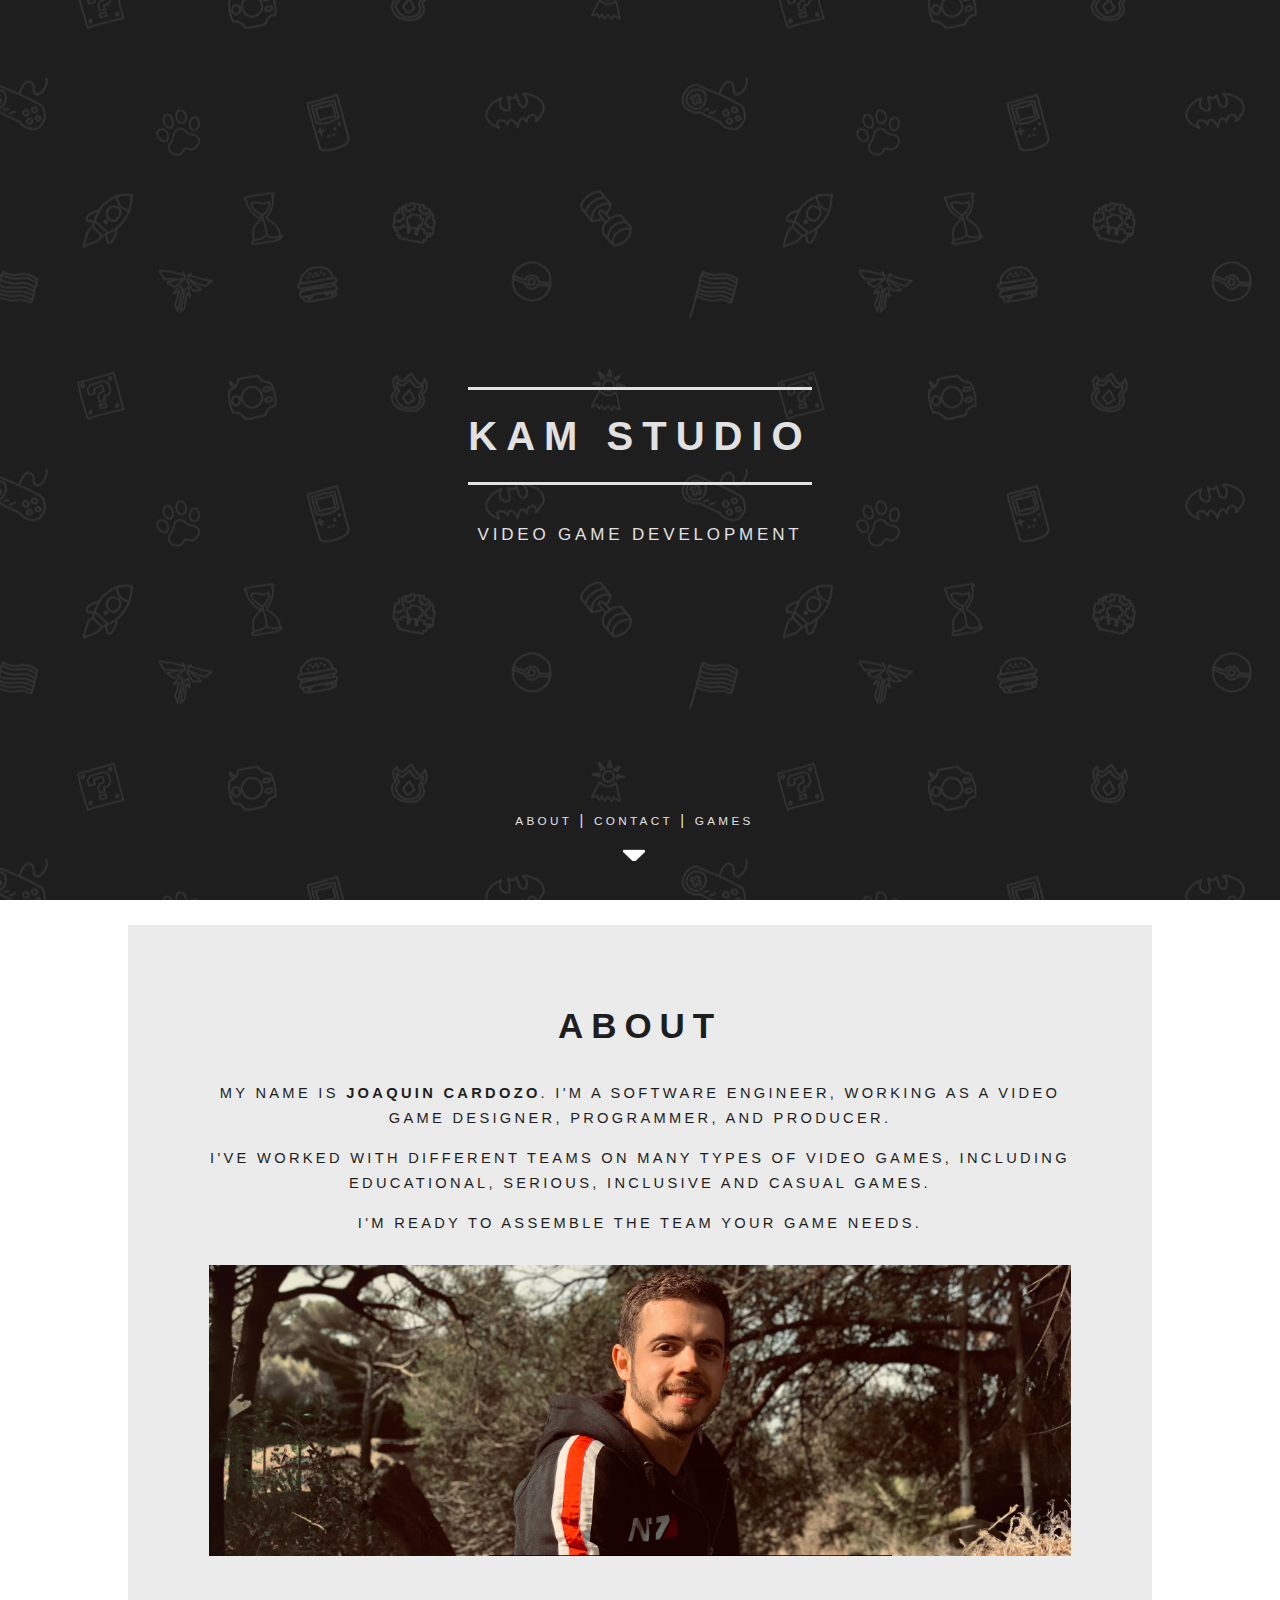
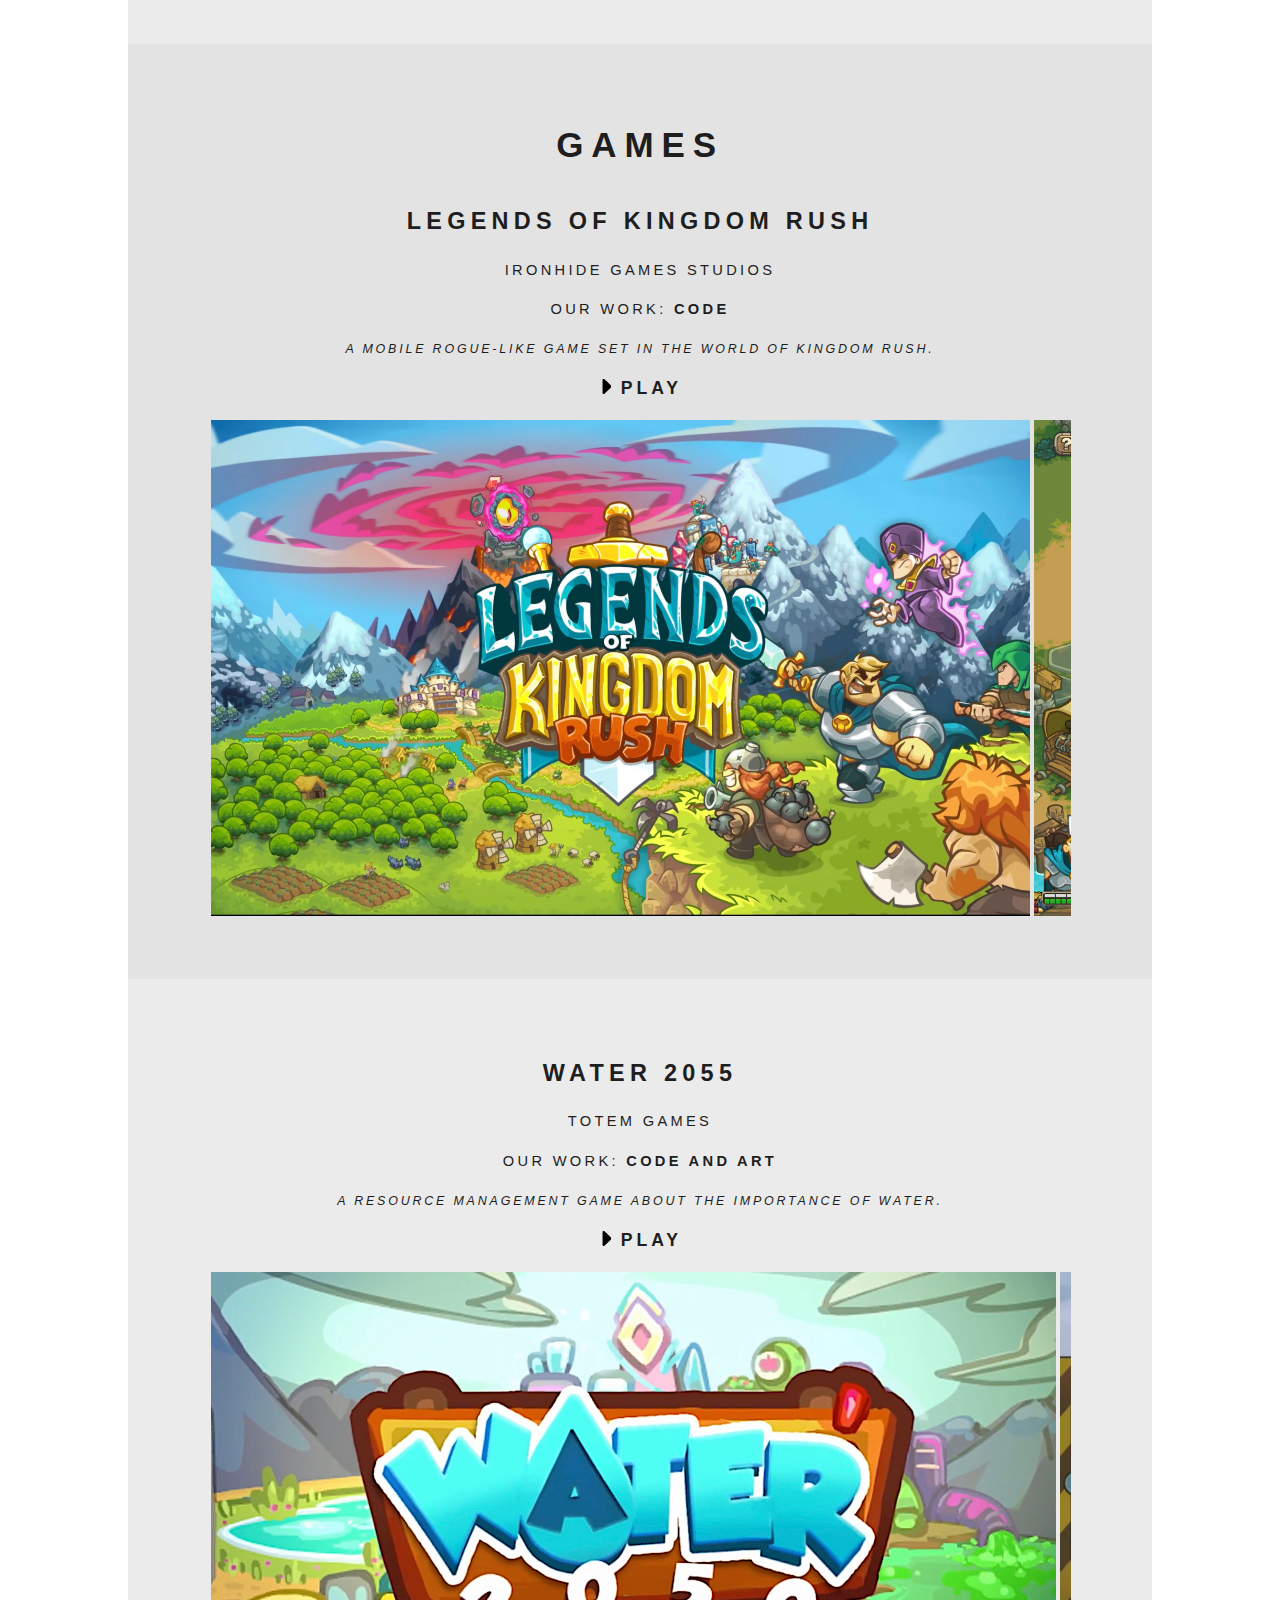
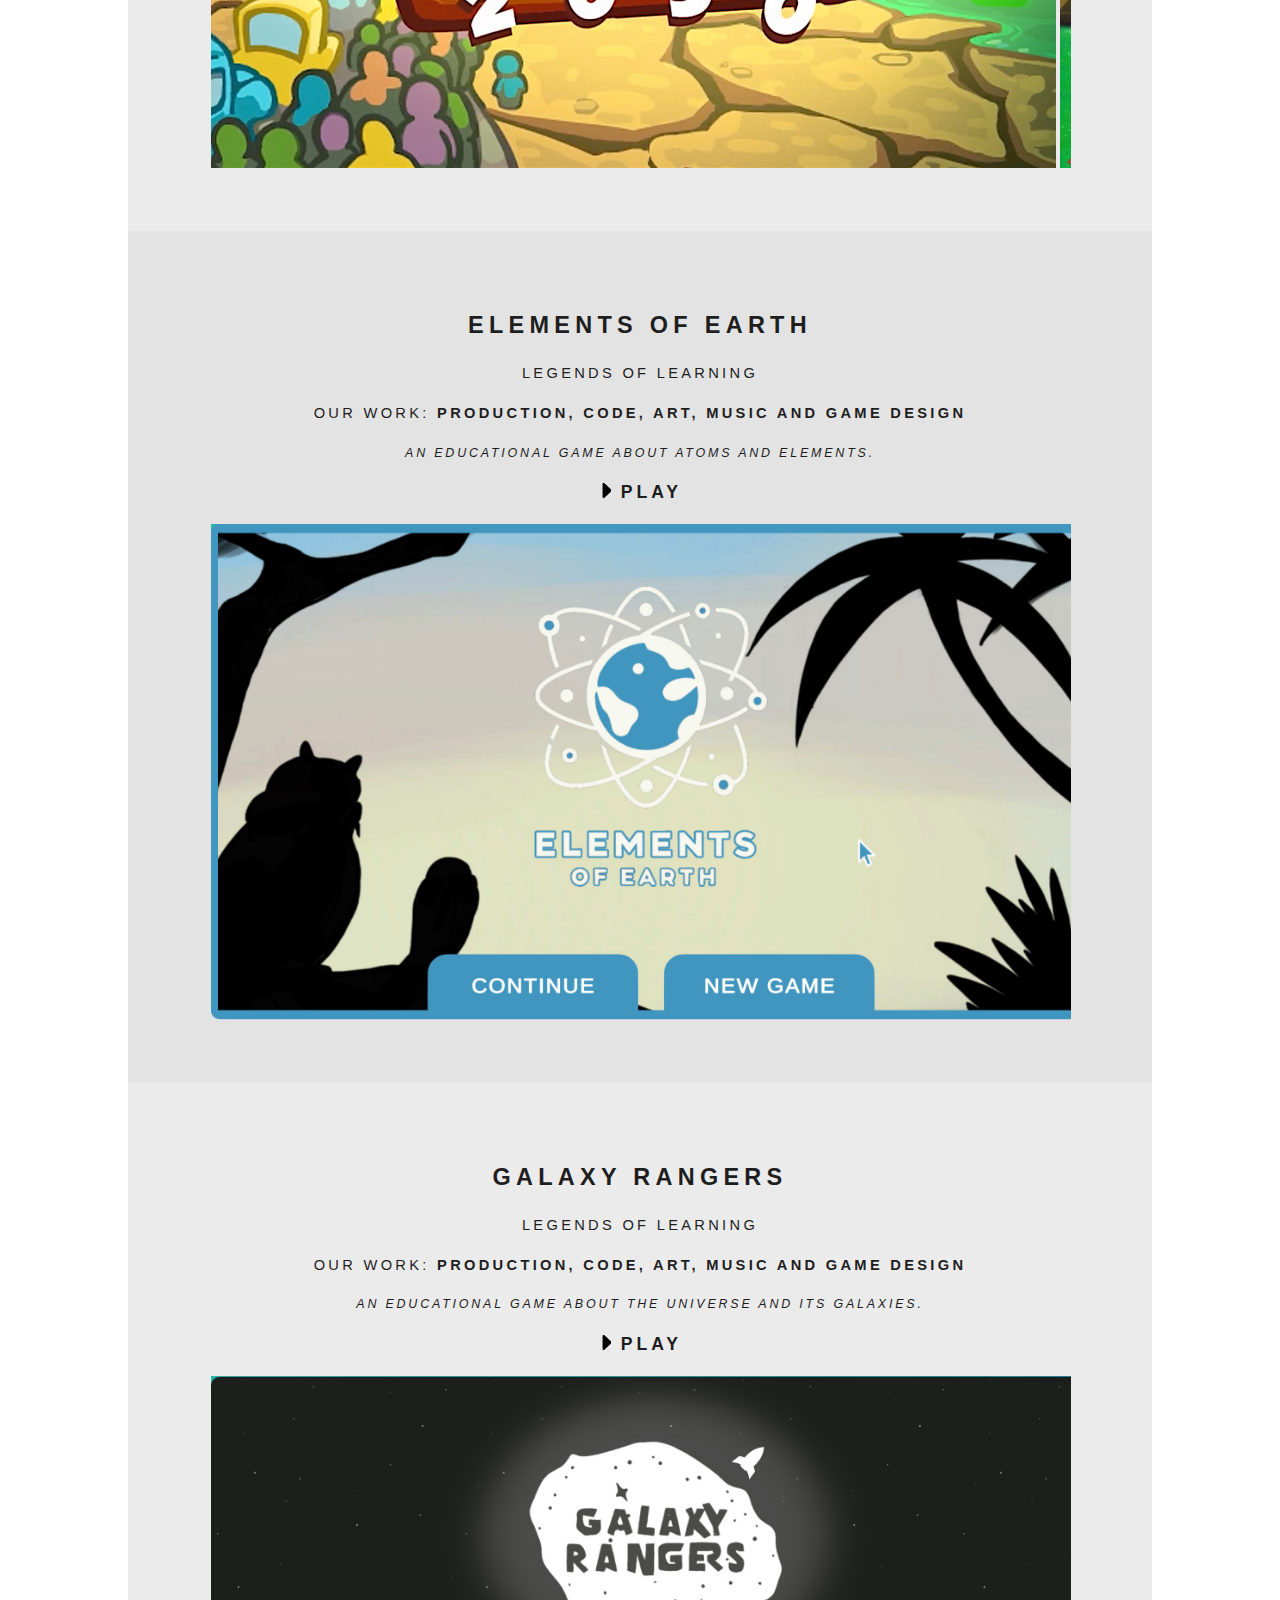
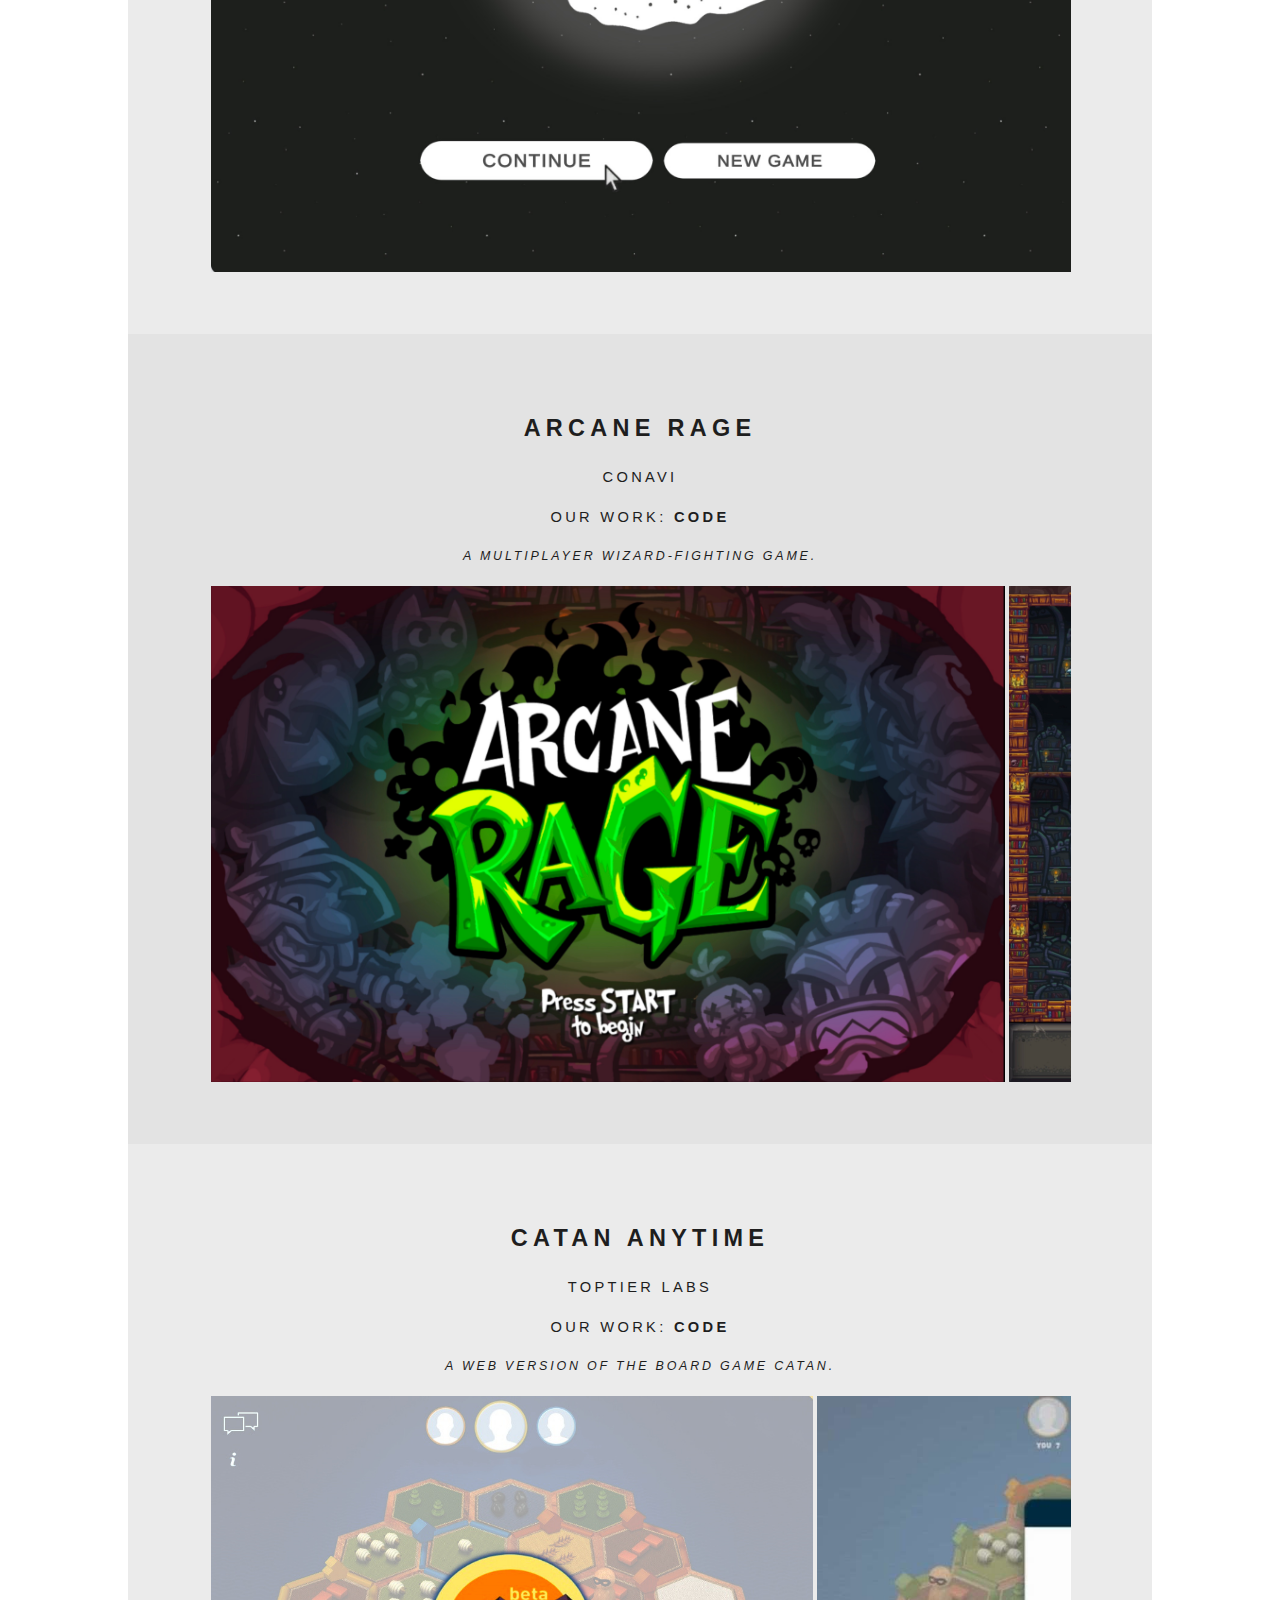
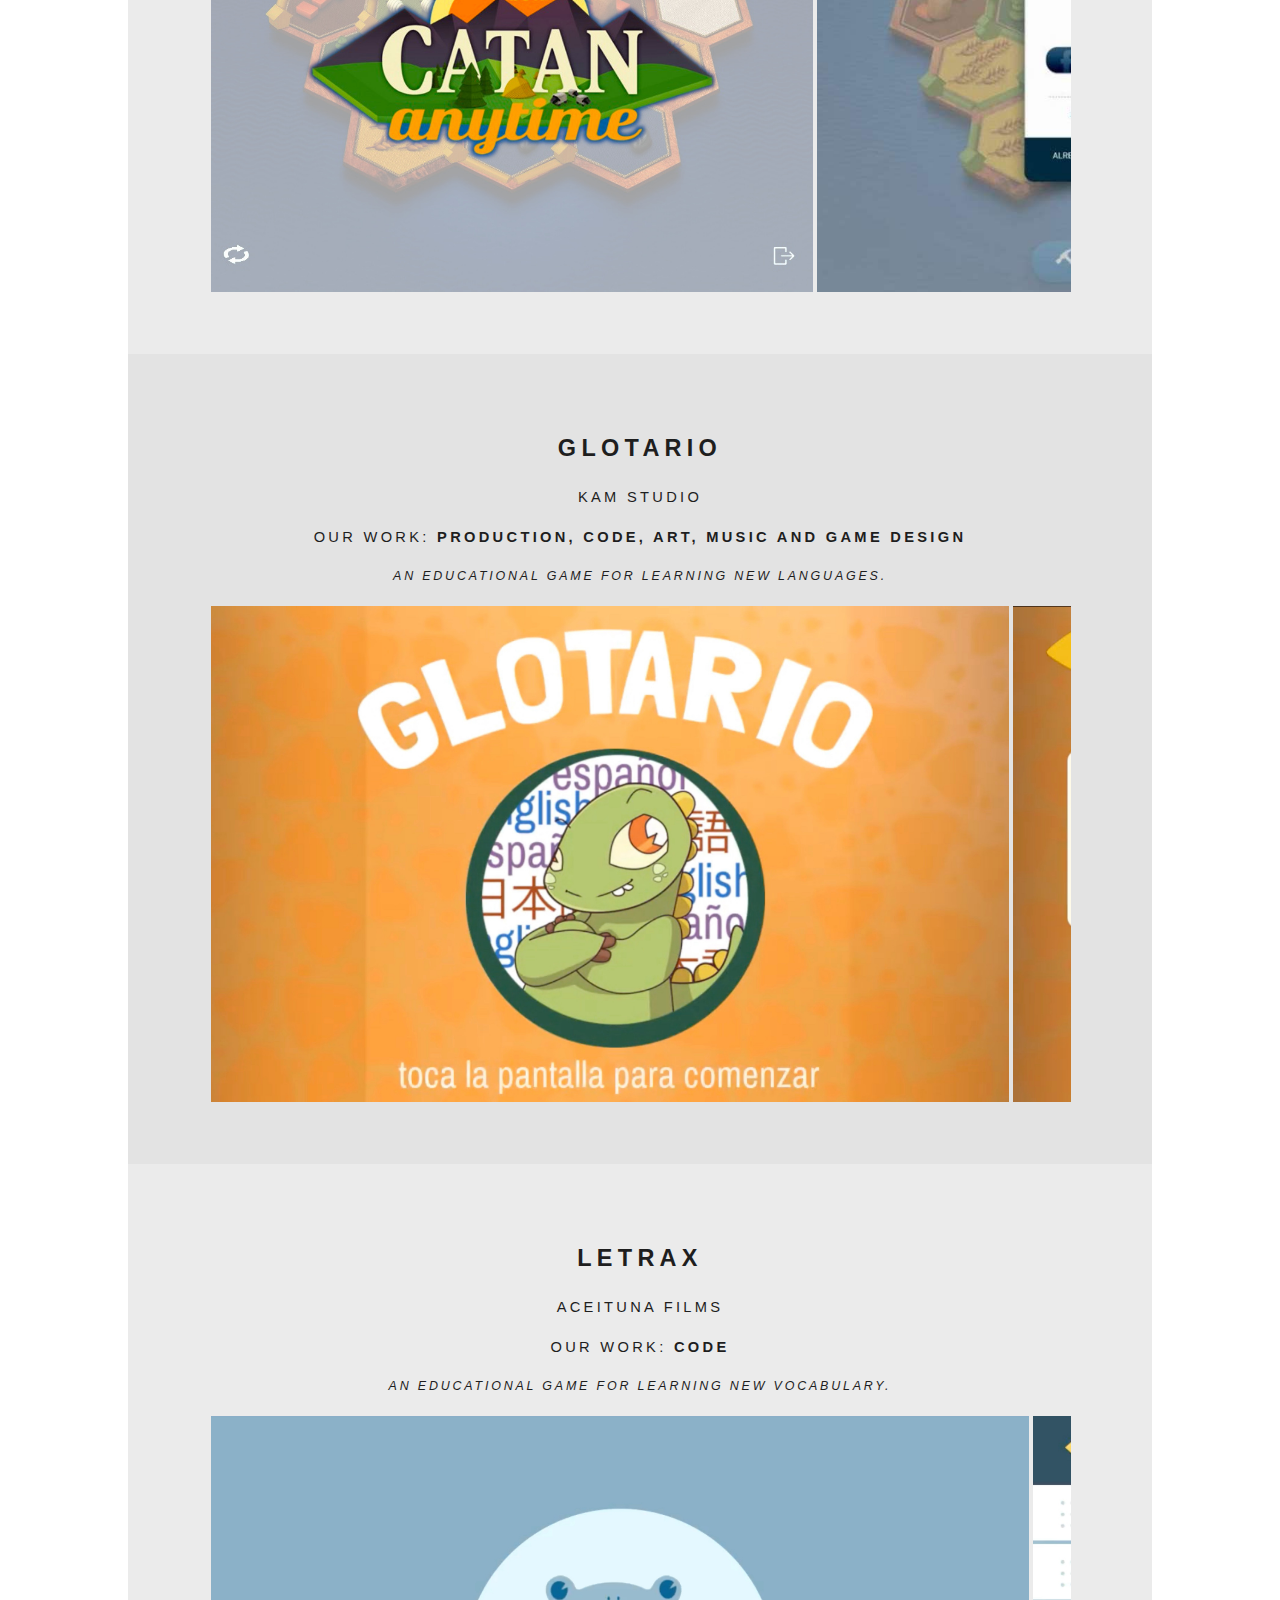
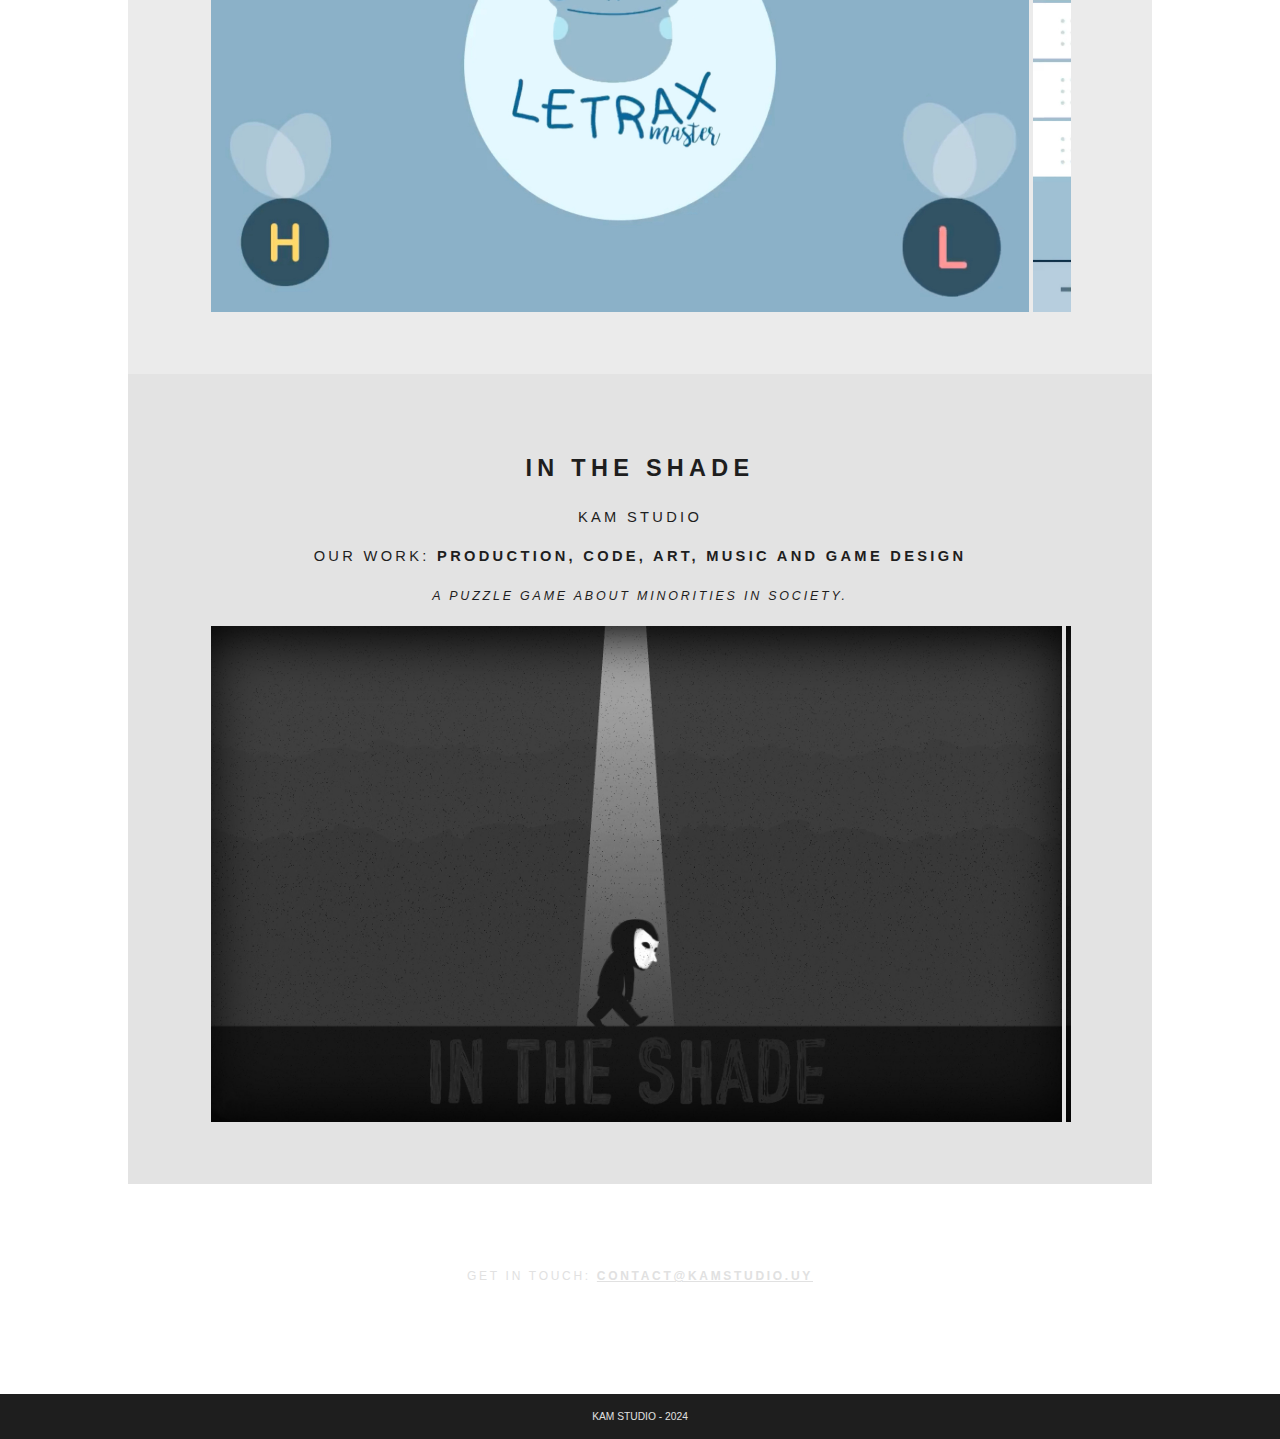
<file: index.html>
<html>
  <head>
    <title>KAM Studio - Videogame Development</title>
    <link href="index.css" rel="stylesheet" type="text/css">
    <link rel="icon" type="image/png" href="images/favicon.png">
  </head>
  <body>
    <div class="parallax-background">
      <section id="intro">
        <div class="inner">
          <h2>KAM STUDIO</h2>
          <p>Video Game Development</p>
        </div>
        <div class="more">
          <a href="#about">About</a> |
          <a href="#contact">Contact</a> |
          <a href="#games">Games</a>
        </div>
      </section>

      <section id="about">
        <div class="full-size">
          <h2>About</h2>

          <p>My name is <b>Joaquin Cardozo</b>. I'm a software engineer, working as a video game designer, programmer, and producer.</p>
          <p>I've worked with different teams on many types of video games, including educational, serious, inclusive and casual games.</p>
          <p>I'm ready to assemble the team your game needs.</p>

          <div class="profile-picture">
            <img id="profile-picture-desktop" src="images/profile_pic_expanded.jpeg" alt="profile-picture">
            <img id="profile-picture-mobile" src="images/profile_pic.jpeg" alt="profile-picture">
          </div>
        </div>
      </section>

      <section  id="games">
        <div class="full-size-2">
          <h2>Games</h2>

          <h3>Legends of Kingdom Rush</h3>
          <p>Ironhide Games Studios</p>
          <p>Our work: <b>code</b></p>
          <p class="game-description">A mobile rogue-like game set in the world of Kingdom Rush.</p>
          <p><a class="play" href="https://store.steampowered.com/app/1904860/Legends_of_Kingdom_Rush/" target="_blank">PLAY</a></p>

          <div class="slider">
            <div class="slide" id="slide-5">
              <img src="images/lkr_pic_5.jpeg"></img>
            </div>
            <div class="slide" id="slide-1">
              <img src="images/lkr_pic_1.jpeg"></img>
            </div>
            <div class="slide" id="slide-4">
              <img src="images/lkr_pic_4.jpeg"></img>
            </div>
            <div class="slide" id="slide-2">
              <img src="images/lkr_pic_2.jpeg"></img>
            </div>
            <div class="slide" id="slide-3">
              <img src="images/lkr_pic_3.jpeg"></img>
            </div>
          </div>
        </div>

        <div class="full-size">
          <h3>Water 2055</h2>
          <p>Totem Games</p>
          <p>Our work: <b>code and art</b></p>
          <p class="game-description">A resource management game about the importance of water.</p>
          <p><a class="play" href="https://www.totemgames.org/general-6" target="_blank">PLAY</a></p>

          <div class="slider">
            <div class="slide" id="slide-5">
              <img src="images/water_pic_5.jpeg"></img>
            </div>
            <div class="slide" id="slide-1">
              <img src="images/water_pic_1.jpeg"></img>
            </div>
            <div class="slide" id="slide-2">
              <img src="images/water_pic_2.jpeg"></img>
            </div>
            <div class="slide" id="slide-3">
              <img src="images/water_pic_3.jpeg"></img>
            </div>
            <div class="slide" id="slide-4">
              <img src="images/water_pic_4.jpeg"></img>
            </div>
          </div>
        </div>

        <div class="full-size-2">
          <h3>Elements of Earth</h2>
          <p>Legends of Learning</p>
          <p>Our work: <b>production, code, art, music and game design</b></p>
          <p class="game-description">An educational game about atoms and elements.</p>
          <p><a class="play" href="https://games.legendsoflearning.com/game/elements-of-earth/3925?partner=legends-public&media=game" target="_blank">PLAY</a></p>

          <div class="slider">
            <div class="slide" id="slide-1">
              <img src="images/elements_pic_1.jpeg"></img>
            </div>
            <div class="slide" id="slide-2">
              <img src="images/elements_pic_2.jpeg"></img>
            </div>
            <div class="slide" id="slide-3">
              <img src="images/elements_pic_3.jpeg"></img>
            </div>
            <div class="slide" id="slide-4">
              <img src="images/elements_pic_4.jpeg"></img>
            </div>
            <div class="slide" id="slide-5">
              <img src="images/elements_pic_5.jpeg"></img>
            </div>
            <div class="slide" id="slide-6">
              <img src="images/elements_pic_6.jpeg"></img>
            </div>
          </div>
        </div>

        <div class="full-size">
          <h3>Galaxy Rangers</h2>
          <p>Legends of Learning</p>
          <p>Our work: <b>production, code, art, music and game design</b></p>
          <p class="game-description">An educational game about the universe and its galaxies.</p>
          <p><a class="play" href="https://games.legendsoflearning.com/game/galaxy-rangers/3575?partner=legends-public&media=game" target="_blank">PLAY</a></p>

          <div class="slider">
            <div class="slide" id="slide-1">
              <img src="images/galaxy_pic_1.jpeg"></img>
            </div>
            <div class="slide" id="slide-2">
              <img src="images/galaxy_pic_2.jpeg"></img>
            </div>
            <div class="slide" id="slide-3">
              <img src="images/galaxy_pic_3.jpeg"></img>
            </div>
            <div class="slide" id="slide-4">
              <img src="images/galaxy_pic_4.jpeg"></img>
            </div>
            <div class="slide" id="slide-5">
              <img src="images/galaxy_pic_5.jpeg"></img>
            </div>
            <div class="slide" id="slide-6">
              <img src="images/galaxy_pic_6.jpeg"></img>
            </div>
          </div>
        </div>

        <div class="full-size-2">
          <h3>Arcane Rage</h2>
          <p>CoNaVi</p>
          <p>Our work: <b>code</b></p>
          <p class="game-description">A multiplayer wizard-fighting game.</p>
          <div class="slider">
            <div class="slide" id="slide-5">
              <img src="images/arcane_pic_5.jpeg"></img>
            </div>
            <div class="slide" id="slide-1">
              <img src="images/arcane_pic_1.jpeg"></img>
            </div>
            <div class="slide" id="slide-2">
              <img src="images/arcane_pic_2.jpeg"></img>
            </div>
            <div class="slide" id="slide-3">
              <img src="images/arcane_pic_3.jpeg"></img>
            </div>
            <div class="slide" id="slide-4">
              <img src="images/arcane_pic_4.jpeg"></img>
            </div>
          </div>
        </div>

        <div class="full-size">
          <h3>Catan Anytime</h2>
          <p>Toptier Labs</p>
          <p>Our work: <b>code</b></p>
          <p class="game-description">A web version of the board game Catan.</p>
          <div class="slider">
            <div class="slide" id="slide-5">
              <img src="images/catan_pic_5.jpeg"></img>
            </div>
            <div class="slide" id="slide-4">
              <img src="images/catan_pic_4.jpeg"></img>
            </div>
            <div class="slide" id="slide-2">
              <img src="images/catan_pic_2.jpeg"></img>
            </div>
            <div class="slide" id="slide-3">
              <img src="images/catan_pic_3.jpeg"></img>
            </div>
          </div>
        </div>

        <div class="full-size-2">
          <h3>Glotario</h2>
          <p>Kam Studio</p>
          <p>Our work: <b>production, code, art, music and game design</b></p>
          <p class="game-description">An educational game for learning new languages.</p>
          <div class="slider">
            <div class="slide" id="slide-1">
              <img src="images/glotario_pic_1.jpeg"></img>
            </div>
            <div class="slide" id="slide-3">
              <img src="images/glotario_pic_3.jpeg"></img>
            </div>
            <div class="slide" id="slide-2">
              <img src="images/glotario_pic_2.jpeg"></img>
            </div>
            <div class="slide" id="slide-4">
              <img src="images/glotario_pic_4.jpeg"></img>
            </div>
            <div class="slide" id="slide-5">
              <img src="images/glotario_pic_5.jpeg"></img>
            </div>
          </div>
        </div>

        <div class="full-size">
          <h3>Letrax</h2>
          <p>Aceituna Films</p>
          <p>Our work: <b>code</b></p>
          <p class="game-description">An educational game for learning new vocabulary.</p>
          <div class="slider">
            <div class="slide" id="slide-1">
              <img src="images/letrax_pic_1.jpeg"></img>
            </div>
            <div class="slide" id="slide-2">
              <img src="images/letrax_pic_2.jpeg"></img>
            </div>
            <div class="slide" id="slide-3">
              <img src="images/letrax_pic_3.jpeg"></img>
            </div>
            <div class="slide" id="slide-4">
              <img src="images/letrax_pic_4.jpeg"></img>
            </div>
            <div class="slide" id="slide-5">
              <img src="images/letrax_pic_5.jpeg"></img>
            </div>
          </div>
        </div>

        <div class="full-size-2">
          <h3>In The Shade</h2>
          <p>Kam Studio</p>
          <p>Our work: <b>production, code, art, music and game design</b></p>
          <p class="game-description">A puzzle game about minorities in society.</p>
          <div class="slider">
            <div class="slide" id="slide-1">
              <img src="images/shade_pic_1.jpeg"></img>
            </div>
            <div class="slide" id="slide-2">
              <img src="images/shade_pic_2.jpeg"></img>
            </div>
            <div class="slide" id="slide-3">
              <img src="images/shade_pic_3.jpeg"></img>
            </div>
            <div class="slide" id="slide-4">
              <img src="images/shade_pic_4.jpeg"></img>
            </div>
          </div>
        </div>
      </section>

      <section id="contact">
        <div class="inner">
          <p>Get in touch: <b><a href=mailto:contact@kamstudio.uy>contact@kamstudio.uy</a></b></p>
        </div>
      </section>
    </div>
    <footer>
      KAM Studio - 2024
    </footer>
  </body>
</html>
</file>
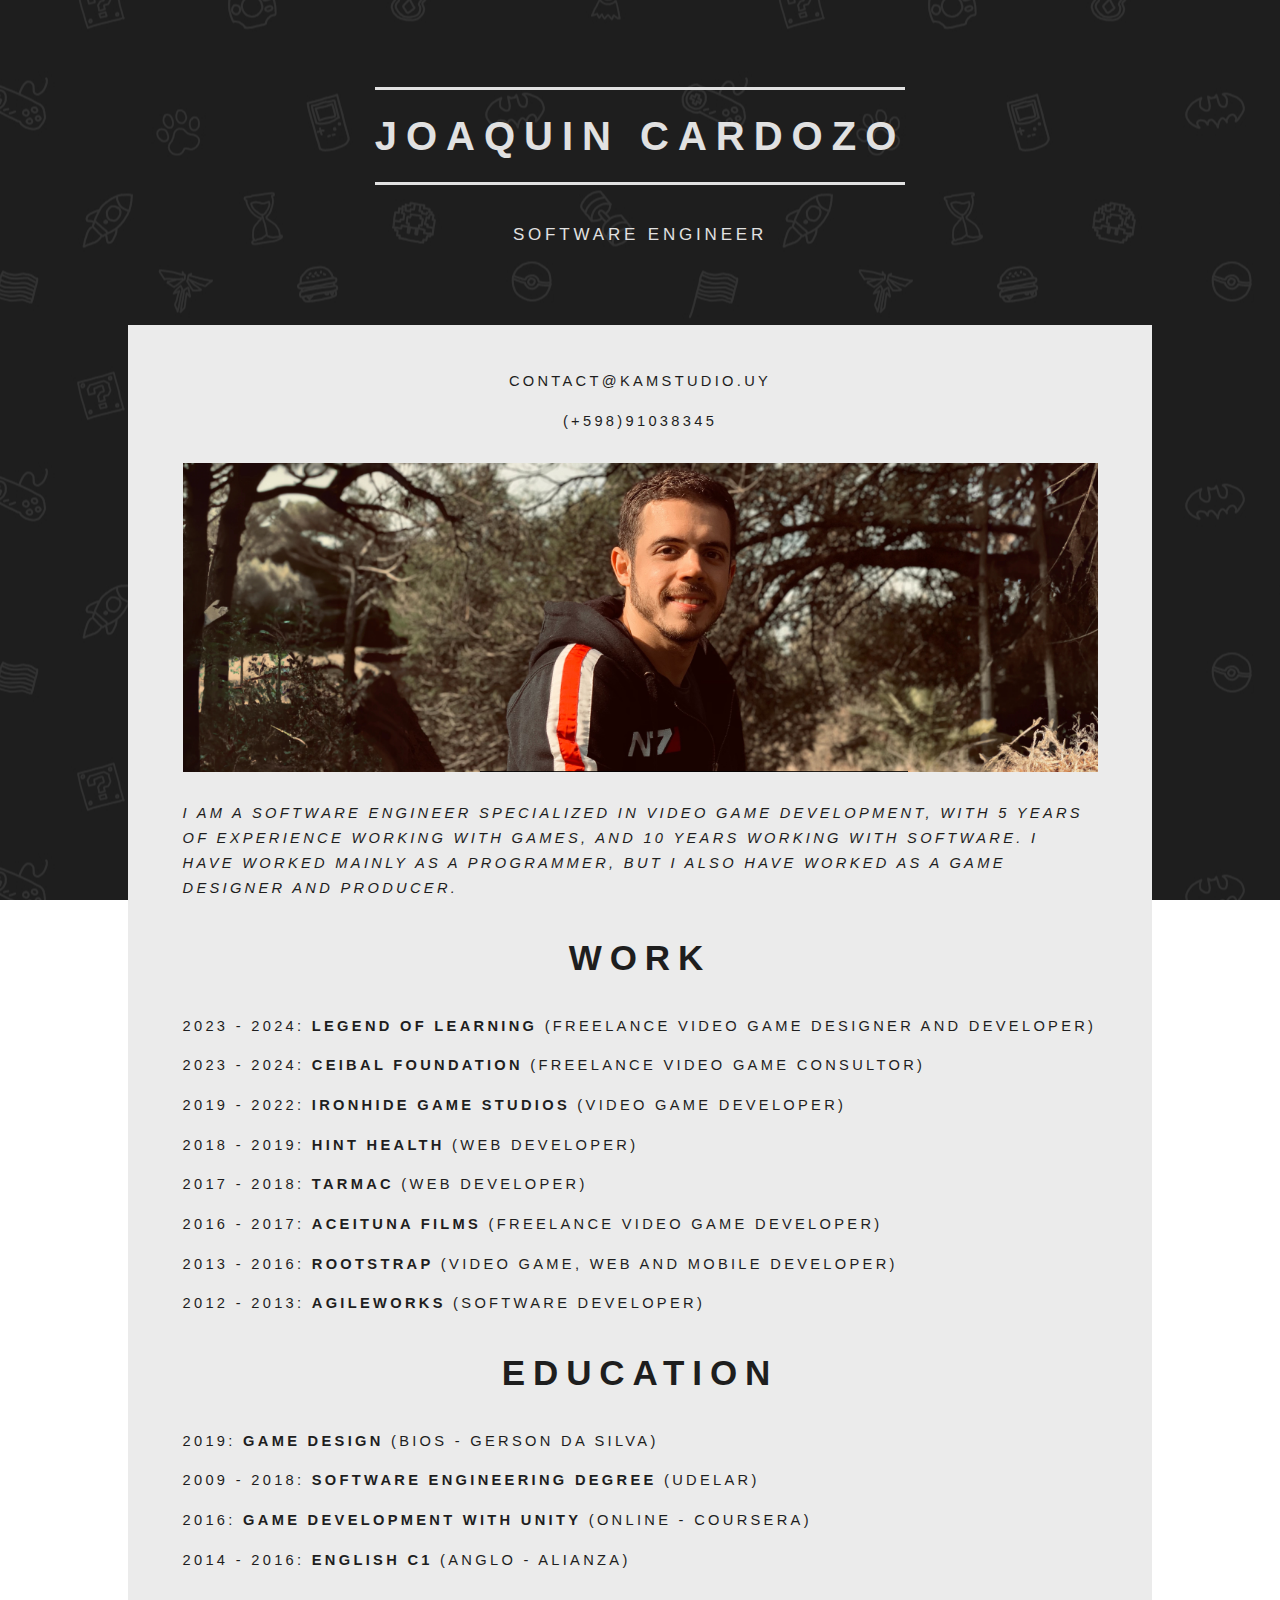
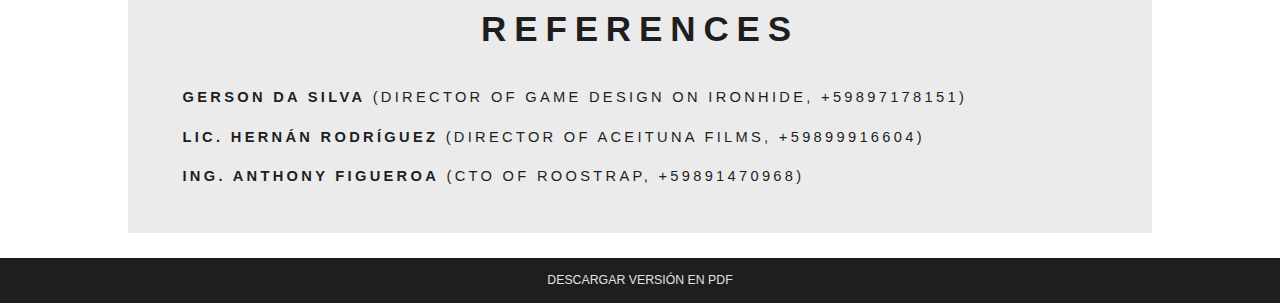
<file: resume.html>
<html>
  <head>
    <title>Joaquin Cardozo - Software Engineer</title>
    <link href="index.css" rel="stylesheet" type="text/css">
    <link href="resume.css" rel="stylesheet" type="text/css">
    <link rel="icon" type="image/png" href="images/favicon.png">
  </head>
  <body>
    <div class="parallax-background">
      <section id="intro">
        <div class="inner">
          <h2>JOAQUIN CARDOZO</h2>
          <p>Software Engineer</p>
        </div>
      </section>

      <section id="about">
        <div class="full-size">
          <div class="contact">
            <p><a href=mailto:contact@kamstudio.uy>contact@kamstudio.uy</a></p>
            <p>(+598)91038345</p>
          </div>

          <div class="profile-picture">
            <img id="profile-picture-desktop" src="images/profile_pic_expanded.jpeg" alt="profile-picture">
            <img id="profile-picture-mobile" src="images/profile_pic.jpeg" alt="profile-picture">
          </div>

          <p><i>I am a Software Engineer specialized in video game development, with 5 years of experience working with games, and 10 years working with software. I have worked mainly as a programmer, but I also have worked as a game designer and producer.</i></p>
          
          <h2>Work</h2>
          <p>2023 - 2024: <b>Legend of Learning</b> (freelance video game designer and developer)</p>
          <p>2023 - 2024: <b>Ceibal Foundation</b> (freelance video game consultor)</p>
          <p>2019 - 2022: <b>Ironhide Game Studios</b> (video game developer)</p>
          <p>2018 - 2019: <b>Hint Health</b> (web developer)</p>
          <p>2017 - 2018: <b>Tarmac</b> (web developer)</p>
          <p>2016 - 2017: <b>Aceituna Films</b> (freelance video game developer)</p>
          <p>2013 - 2016: <b>Rootstrap</b> (video game, web and mobile developer)</p>
          <p>2012 - 2013: <b>Agileworks</b> (software developer)</p>
          
          <h2>Education</h2>
          <p>2019: <b>Game Design</b> (Bios - Gerson Da Silva)</p>
          <p>2009 - 2018: <b>Software Engineering Degree</b> (UdelaR)</p>
          <p>2016: <b>Game Development with Unity</b> (Online - Coursera)</p>
          <p>2014 - 2016: <b>English C1</b> (Anglo - Alianza)</p>

          <h2>References</h2>
          <p><b>Gerson Da Silva</b> (Director of Game Design on Ironhide, +59897178151)</p>
          <p><b>Lic. Hernán Rodríguez</b> (Director of Aceituna Films, +59899916604)</p>
          <p><b>Ing. Anthony Figueroa</b> (CTO of Roostrap, +59891470968)</p>
      </section>
    </div>
    <footer>
      <a href="JoaquinCardozo-Resume.pdf">Descargar versión en PDF</a>
    </footer>
  </body>
</html>
</file>
<file: index.css>
html{
    scroll-behavior:smooth
}

body {
	font-family: Raleway, Helvetica, sans-serif;
    font-size: 11pt;
    line-height: 25px;
	color: #e1e1e1;
	margin: 0px;
}

footer {
    font-family: Raleway, Helvetica, sans-serif;
    font-size: 0.7em;
    text-transform: uppercase;
    text-align: center;
    padding: 10px;
    background-color: #1e1e1e;
    color: #e1e1e1;
}

#intro {
    display: -moz-flex;
    display: -webkit-flex;
    display: -ms-flex;
    display: flex;
    -moz-flex-direction: column;
    -webkit-flex-direction: column;
    -ms-flex-direction: column;
    flex-direction: column;
    -moz-justify-content: center;
    -webkit-justify-content: center;
    -ms-justify-content: center;
    justify-content: center;
    position: relative;
    text-align: center;
    height: 100vh;
    min-height: 35em;
    overflow: hidden;
}

#intro h2 {
    display: inline-block;
    font-size: 40px;
    opacity: 1;
    padding-top: 0.35em;
    padding-bottom: 0.35em;
    position: relative;
    z-index: 1;
    line-height: 1.75em;
    color: #e1e1e1;
    font-weight: 800;
    letter-spacing: 0.225em;
    line-height: 1.75em;
    margin: 0 0 0.5em 0;
    text-transform: uppercase;
}

#intro h2:before {
    top: 0;
    left: 0;
}

#intro h2:after {
    bottom: 0;
    right: 0;
}

#intro h2:before, #intro h2:after {
    -moz-transition: width 0.85s ease;
    -webkit-transition: width 0.85s ease;
    -ms-transition: width 0.85s ease;
    transition: width 0.85s ease;
    -moz-transition-delay: 0.25s;
    -webkit-transition-delay: 0.25s;
    -ms-transition-delay: 0.25s;
    transition-delay: 0.25s;
    background: #e1e1e1;
    content: '';
    display: block;
    height: 3px;
    position: absolute;
    width: 100%;
}

#intro h2:before, #intro h2:after {
  animation-duration: 3s;
  animation-name: line;
}

@keyframes line {
  from {
    width: 0%;
  }

  to {
    width: 100%;
  }
}

#intro p {
	font-size: 17px;
    letter-spacing: 0.225em;
    text-transform: uppercase;
}

#contact p {
    font-size: 12px;
    letter-spacing: 0.225em;
    text-transform: uppercase;
}

#intro .more {
    -moz-transition: -moz-transform 0.75s ease, opacity 0.75s ease;
    -webkit-transition: -webkit-transform 0.75s ease, opacity 0.75s ease;
    -ms-transition: -ms-transform 0.75s ease, opacity 0.75s ease;
    transition: transform 0.75s ease, opacity 0.75s ease;
    -moz-transition-delay: 3.5s;
    -webkit-transition-delay: 3.5s;
    -ms-transition-delay: 3.5s;
    transition-delay: 3.5s;
    -moz-transform: translateY(0);
    -webkit-transform: translateY(0);
    -ms-transform: translateY(0);
    transform: translateY(0);
    border: none;
    bottom: 0;
    height:8em;
    left: 50%;
    letter-spacing: 0.225em;
    margin-left: -8.5em;
    opacity: 1;
    outline: 0;
    position: absolute;
    text-align: center;
    text-transform: uppercase;
    z-index: 1;
}

#intro .more a {
    text-decoration: none;
    color: inherit;
    font-size: 0.8em;
}

#intro .more:after {
    background-image: url(images/arrow.png);
    background-position: center;
    background-repeat: no-repeat;
    background-size: contain;
    bottom: 4em;
    content: '';
    display: block;
    height: 1.5em;
    left: 50%;
    margin: 0 0 0 -0.75em;
    position: absolute;
    width: 1.5em;
}

#contact {
    text-align: center;
    margin: 80px;
}

#contact a {
    color: #e1e1e1;
}

#about, #games {
    width: 80%;
    margin: auto;
}

#games p.game-description {
    font-size: 0.85em;
    font-style: italic;
}

.full-size {
    display: block;
    background-color: #ebebeb;
    color: #1e1e1e;
    padding: 4em;
    text-align: center;
}

.full-size-2 {
    display: block;
    background-color: #e3e3e3;
    color: #1e1e1e;
    padding: 4em;
    text-align: center;
}

.full-size p, .full-size-2 p {
    font-size: 1em;
    letter-spacing: 0.225em;
    text-transform: uppercase;
    text-align: center;
    width: 100%;
    max-width: 900px;
    margin-left: auto;
    margin-right: auto;
}

.full-size a, .full-size-2 a {
    font-size: 1.2em;
    font-weight: bold;
    letter-spacing: 0.225em;
    text-transform: uppercase;
    text-align: center;
    width: 100%;
    max-width: 900px;
    text-decoration: none;
    color: #1e1e1e;
}

a:before, a:after {
    -moz-transition: -moz-transform 0.2s ease-out;
    -webkit-transition: -webkit-transform 0.2s ease-out;
    -ms-transition: -ms-transform 0.2s ease-out;
    transition: transform 0.1s ease-out;
}

a:hover:before, a:hover:after {
    -moz-transform: scale(1.05);
    -webkit-transform: scale(1.05);
    -ms-transform: scale(1.05);
    transform: scale(1.3);
}

.full-size .play:before, .full-size-2 .play:before {
    background-image: url(images/play.png);
    background-position: center;
    background-repeat: no-repeat;
    background-size: contain;
    content: '';
    display: inline-block;
    height: 15px;
    left: 50%;
    width: 1em;
    margin-right: 0.3em;
}

.full-size h2, .full-size-2 h2 {
    display: inline-block;
    font-size: 35px;
    opacity: 1;
    position: relative;
    z-index: 1;
    font-weight: 900;
    letter-spacing: 0.225em;
    text-transform: uppercase;
}

.full-size h3, .full-size-2 h3 {
    font-size: 1.6em;
    letter-spacing: 0.225em;
    text-transform: uppercase;
}

.separator {
    background: #f6f6f6;
    display: block;
    margin: 4em auto;
    height: 2px;
    width: 100%;
    max-width: 900px;
}

.profile-picture {
    overflow: hidden;
    width: 95%;
    max-width: 900px;
    display: block;
    margin: 2em auto;
}

.profile-picture img {
	width: 100%;
    -moz-transition: -moz-transform 0.2s ease-out;
    -webkit-transition: -webkit-transform 0.2s ease-out;
    -ms-transition: -ms-transform 0.2s ease-out;
    transition: transform 0.2s ease-out;
}

.profile-picture img:hover {
    -moz-transform: scale(1.015);
    -webkit-transform: scale(1.015);
    -ms-transform: scale(1.015);
    transform: scale(1.015);
}

#profile-picture-mobile {
    display: none;
}

.parallax-background {
    background-image: url("images/background.jpg");
    min-height: 500px;
    background-attachment: fixed;
    background-position: center;
    background-repeat: repeat;
    padding-top: 25px;
    padding-bottom: 25px;
}

.slider {
    width: 95%;
    max-width: 900px;
    height: 500px;
    display: flex;
    overflow-x: scroll;
    -webkit-overflow-scrolling: touch;
    margin-left: auto;
    margin-right: auto;
}

.slider::-webkit-scrollbar {
  -webkit-appearance: none;
  height: 15px;
}

.slider::-webkit-scrollbar-thumb {
  border-radius: 20px;
  background-color: rgba(0, 0, 0, .5);
  -webkit-box-shadow: 0 0 1px rgba(255, 255, 255, .5);
}

.full-size .slider {
    border: solid 2px #ebebeb;
}

.full-size-2 .slider {
    border: solid 2px #e3e3e3;
}

.slide {
    flex-shrink: 0;
    overflow: hidden;
}

.full-size .slide {
    border: solid 2px #ebebeb;
}

.full-size-2 .slide {
    border: solid 2px #e3e3e3;
}

.slide img {
    height: 100%;
    -moz-transition: -moz-transform 0.2s ease-out;
    -webkit-transition: -webkit-transform 0.2s ease-out;
    -ms-transition: -ms-transform 0.2s ease-out;
    transition: transform 0.2s ease-out;
}

.slide img:hover {
    -moz-transform: scale(1.015);
    -webkit-transform: scale(1.015);
    -ms-transform: scale(1.015);
    transform: scale(1.015);
}

@media screen and (max-width: 1000px) {
    body {
        font-size: 20px;
    }

    #intro, #about, #games {
        width: 99%;
        padding: 0;
    }

    #intro {
        height: 100%;
    }

    #intro h2 {
        font-size: 60px;
    }

    #intro p {
        font-size: 25px;
    }

     #intro .more a {
        font-size: 20px;
    }

    #intro h2:before, #intro h2:after {
        height: 7px;
    }

    #about p {
        text-align: center;
        font-size: 15px;
    }

    .profile-picture {
        width: 100%;
        max-width: unset;
    }

    #profile-picture-desktop {
        display: none;
    }

    #profile-picture-mobile {
        display: block;
    }

    .full-size, .full-size-2 {
        padding: 4em 0;
    }

    .full-size h2, .full-size-2 h2 {
        font-size: 45px;
    }

    .full-size h3, .full-size-2 h3 {
        font-size: 25px;
    }    

    .full-size p, .full-size-2 p {
        font-size: 15px;
    }

    .full-size .play:before, .full-size-2 .play:before {
        height: 2em;
        margin-right: 1.3em;
        vertical-align: baseline;
    }

    .slider {
        width: 100%;
        max-width: unset;
        height: 580px;
    }

    #contact p, #contact a {
        font-size: 10px;
        text-decoration: none;
    }

    footer {
        font-size: 10px;
        font-weight: 500;
    }
}
</file>
<file: resume.css>
#intro {
    height:300px;
    min-height: 50px;
}

.full-size {
    padding: 2em;
}

.full-size p {
    text-align: left;
    max-width: 915px;
}

.profile-picture {
    max-width: 915px;
}

#about .contact p {
    text-align: center;
}

#about .contact a {
    font-size: 1em;
    font-weight: normal;
}

footer a {
    text-decoration: none;
    color: inherit;
    font-size: 1.2em;
}

@media screen and (max-width: 1000px) {
    #about p {
        text-align: left;
        font-size: 15px;
    }
}
</file>
